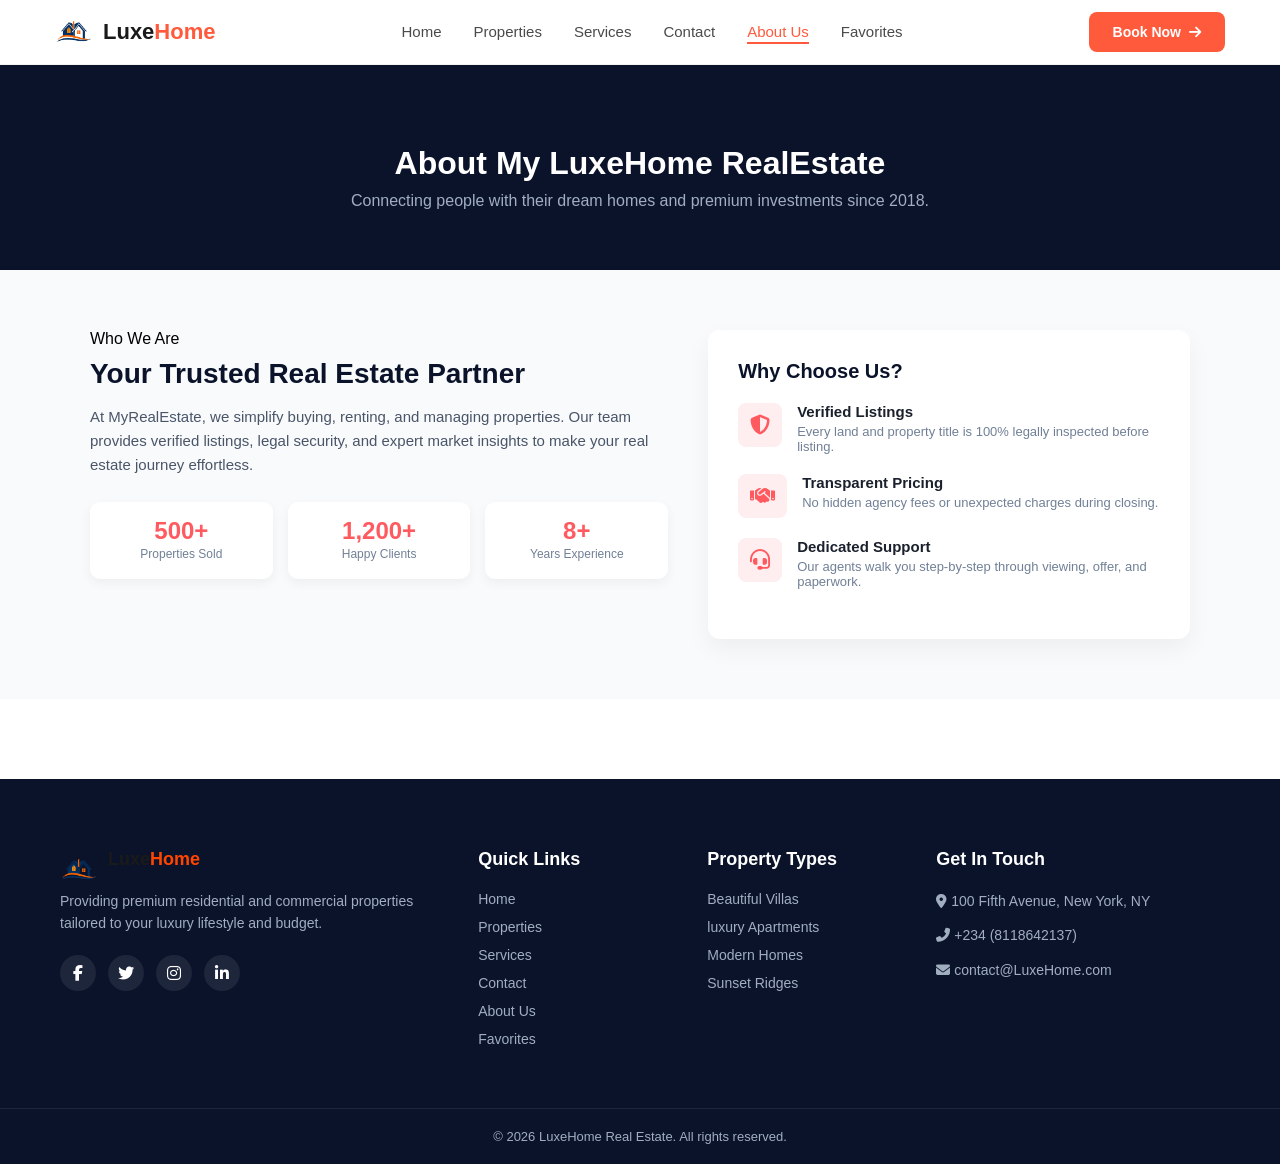
<file: about.html>
<!DOCTYPE html>
<html lang="en">
<head>
    <meta charset="UTF-8">
    <meta name="viewport" content="width=device-width, initial-scale=1.0">
    <title>LuxeHome About</title>
    <link rel="stylesheet" href="css/style.css">
  <link rel="stylesheet" href="css/responsive.css">
  <!-- FontAwesome Icons -->
  <link rel="stylesheet" href="https://cdnjs.cloudflare.com/ajax/libs/font-awesome/6.4.0/css/all.min.css">
</head>
<body>
    <!-- HEADER NAVBAR -->
<header class="site-header">
  <div class="header-container">
    
    <!-- Brand Logo -->
    <a href="index.html" class="logo">
      <img src="image/my_logo-removebg-preview.png" alt="LuxeHome Logo">
      <h1>Luxe<span>Home</span></h1>
    </a>

    <!-- Navigation Menu -->
    <nav class="navbar">
      <ul class="nav-menu">
        <li><a href="index.html" class="nav-link">Home</a></li>
        <li><a href="properties.html" class="nav-link">Properties</a></li>
        <li><a href="services.html" class="nav-link">Services</a></li>
        <li><a href="contact.html" class="nav-link">Contact</a></li>
        <li><a href="about.html" class="nav-link active">About Us</a></li>
        <li><a href="favorites.html" class="nav-link">Favorites</a></li>
      </ul>
    </nav>

    <!-- Header Action Button -->
    <div class="header-action">
      <a href="contact.html" class="btn-book">
        Book Now <i class="fas fa-arrow-right"></i>
      </a>
    </div>

    <!-- Mobile Hamburger Button -->
    <button type="button" class="hamburger" aria-label="Toggle Navigation Menu">
      <span class="bar"></span>
      <span class="bar"></span>
      <span class="bar"></span>
    </button>

  </div>
</header>

<!-- ABOUT HERO -->
  <section class="contact-hero">
    <h1>About My LuxeHome RealEstate</h1>
    <p>Connecting people with their dream homes and premium investments since 2018.</p>
  </section>

  <!-- STORY & STATS SECTION -->
  <section class="about-section">
    <div class="about-container">
      
      <div class="about-text">
        <span class="popup-badge">Who We Are</span>
        <h2>Your Trusted Real Estate Partner</h2>
        <p>At MyRealEstate, we simplify buying, renting, and managing properties. Our team provides verified listings, legal security, and expert market insights to make your real estate journey effortless.</p>
        
        <!-- Stats Grid -->
        <div class="about-stats">
          <div class="stat-card">
            <h3>500+</h3>
            <p>Properties Sold</p>
          </div>
          <div class="stat-card">
            <h3>1,200+</h3>
            <p>Happy Clients</p>
          </div>
          <div class="stat-card">
            <h3>8+</h3>
            <p>Years Experience</p>
          </div>
        </div>
      </div>

      <!-- Core Values -->
      <div class="about-values">
        <h3>Why Choose Us?</h3>
        
        <div class="value-item">
          <i class="fas fa-shield-alt"></i>
          <div>
            <strong>Verified Listings</strong>
            <p>Every land and property title is 100% legally inspected before listing.</p>
          </div>
        </div>

        <div class="value-item">
          <i class="fas fa-handshake"></i>
          <div>
            <strong>Transparent Pricing</strong>
            <p>No hidden agency fees or unexpected charges during closing.</p>
          </div>
        </div>

        <div class="value-item">
          <i class="fas fa-headset"></i>
          <div>
            <strong>Dedicated Support</strong>
            <p>Our agents walk you step-by-step through viewing, offer, and paperwork.</p>
          </div>
        </div>
      </div>

    </div>
  </section>






<!-- FOOTER SECTION -->
<footer class="site-footer">
  <div class="footer-container">
    
    <!-- Column 1: Brand & Bio -->
    <div class="footer-col">
      <a href="index.html" class="logo">
        <img src="image/my_logo-removebg-preview.png" alt="HomeUnik Logo">
        <h1>Luxe<span>Home</span></h1>
      </a>
      <p>Providing premium residential and commercial properties tailored to your luxury lifestyle and budget.</p>
      <div class="social-links">
        <a href="#"><i class="fab fa-facebook-f"></i></a>
        <a href="#"><i class="fab fa-twitter"></i></a>
        <a href="#"><i class="fab fa-instagram"></i></a>
        <a href="#"><i class="fab fa-linkedin-in"></i></a>
      </div>
    </div>

    <!-- Column 2: Quick Links -->
    <div class="footer-col">
      <h3>Quick Links</h3>
      <ul>
        <li><a href="index.html">Home</a></li>
        <li><a href="properties.html">Properties</a></li>
        <li><a href="services.html">Services</a></li>
        <li><a href="contact.html">Contact</a></li>
        <li><a href="about.html">About Us</a></li>
        <li><a href="favorites.html">Favorites</a></li>
      </ul>
    </div>

    <!-- Column 3: Property Types -->
    <div class="footer-col">
      <h3>Property Types</h3>
      <ul>
        <li><a href="properties.html">Beautiful Villas</a></li>
        <li><a href="properties.html">luxury Apartments</a></li>
        <li><a href="properties.html">Modern Homes</a></li>
        <li><a href="properties.html">Sunset Ridges</a></li>
      </ul>
    </div>

    <!-- Column 4: Contact Info -->
    <div class="footer-col">
      <h3>Get In Touch</h3>
      <p><i class="fas fa-map-marker-alt"></i> 100 Fifth Avenue, New York, NY</p>
      <p><i class="fas fa-phone-alt"></i> +234 (8118642137) </p>
      <p><i class="fas fa-envelope"></i> contact@LuxeHome.com</p>
    </div>

  </div>

  <div class="footer-bottom">
    <p>&copy; 2026 LuxeHome Real Estate. All rights reserved.</p>
  </div>
</footer>


  <script src="js/app.js"></script>

    
</body>
</html>
</file>
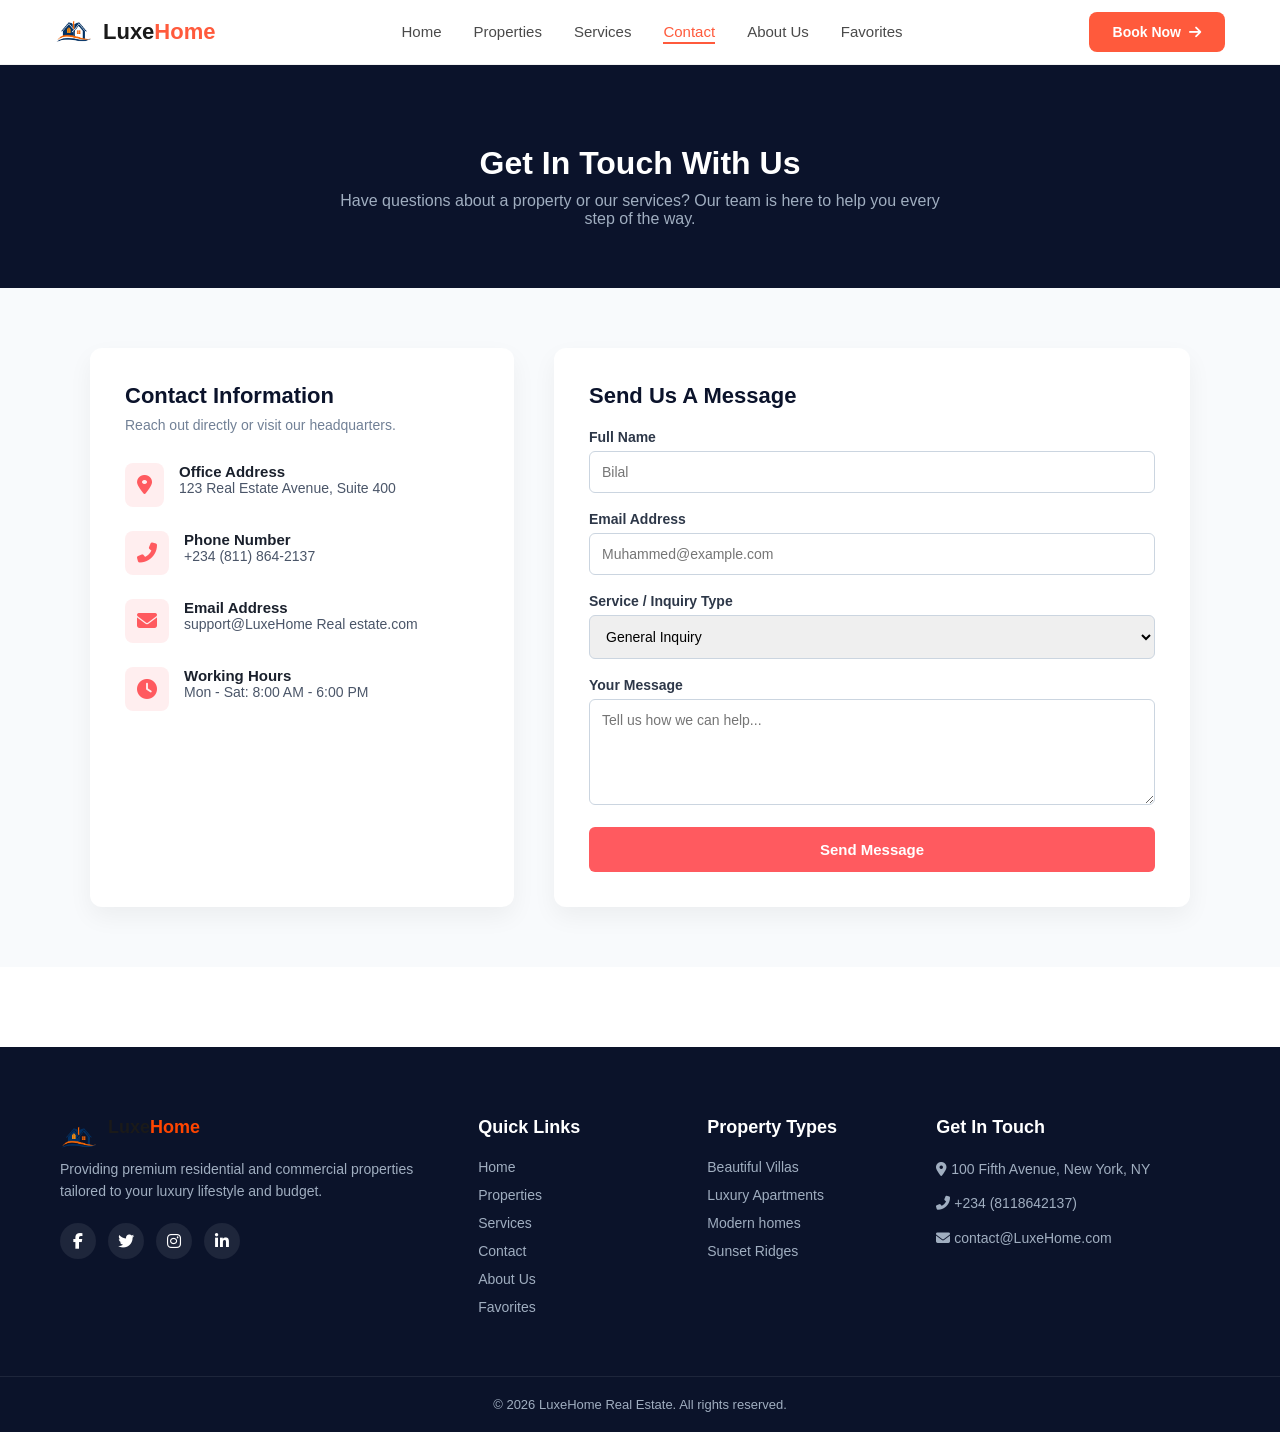
<file: contact.html>
<!DOCTYPE html>
<html lang="en">
<head>
  <meta charset="UTF-8">
  <meta name="viewport" content="width=device-width, initial-scale=1.0">
  <title>LuxeHome Contact</title>
  <link rel="stylesheet" href="css/style.css">
  <link rel="stylesheet" href="css/responsive.css">
  <!-- FontAwesome Icons -->
  <link rel="stylesheet" href="https://cdnjs.cloudflare.com/ajax/libs/font-awesome/6.4.0/css/all.min.css">
</head>
<body>

  <!-- HEADER NAVBAR -->
<header class="site-header">
  <div class="header-container">
    
    <!-- Brand Logo -->
    <a href="index.html" class="logo">
      <img src="image/my_logo-removebg-preview.png" alt="LuxeHome Logo">
      <h1>Luxe<span>Home</span></h1>
    </a>

    <!-- Navigation Menu -->
    <nav class="navbar">
      <ul class="nav-menu">
        <li><a href="index.html" class="nav-link">Home</a></li>
        <li><a href="properties.html" class="nav-link">Properties</a></li>
        <li><a href="services.html" class="nav-link">Services</a></li>
        <li><a href="contact.html" class="nav-link active">Contact</a></li>
        <li><a href="about.html" class="nav-link">About Us</a></li>
        <li><a href="favorites.html" class="nav-link">Favorites</a></li>
      </ul>
    </nav>

    <!-- Header Action Button -->
    <div class="header-action">
      <a href="contact.html" class="btn-book">
        Book Now <i class="fas fa-arrow-right"></i>
      </a>
    </div>

    <!-- Mobile Hamburger Button -->
    <button type="button" class="hamburger" aria-label="Toggle Navigation Menu">
      <span class="bar"></span>
      <span class="bar"></span>
      <span class="bar"></span>
    </button>

  </div>
</header>
  <!-- CONTACT HERO BANNER -->
  <section class="contact-hero">
    <h1>Get In Touch With Us</h1>
    <p>Have questions about a property or our services? Our team is here to help you every step of the way.</p>
  </section>

  <!-- MAIN CONTACT SECTION -->
  <section class="contact-section">
    <div class="contact-container">
      
      <!-- Left: Contact Details Card -->
      <div class="contact-info">
        <h3>Contact Information</h3>
        <p>Reach out directly or visit our headquarters.</p>
        
        <div class="info-item">
          <i class="fas fa-map-marker-alt"></i>
          <div>
            <strong>Office Address</strong>
            <p>123 Real Estate Avenue, Suite 400</p>
          </div>
        </div>

        <div class="info-item">
          <i class="fas fa-phone-alt"></i>
          <div>
            <strong>Phone Number</strong>
            <p>+234 (811) 864-2137</p>
          </div>
        </div>

        <div class="info-item">
          <i class="fas fa-envelope"></i>
          <div>
            <strong>Email Address</strong>
            <p>support@LuxeHome Real estate.com</p>
          </div>
        </div>

        <div class="info-item">
          <i class="fas fa-clock"></i>
          <div>
            <strong>Working Hours</strong>
            <p>Mon - Sat: 8:00 AM - 6:00 PM</p>
          </div>
        </div>
      </div>

      <!-- Right: Contact Form -->
<div class="contact-form-wrapper">
  <h3>Send Us A Message</h3>
  <form id="contactForm" class="contact-form" action="https://formspree.io/f/xyezdvrp" method="POST" novalidate>
    <div class="form-group">
      <label for="fullName">Full Name</label>
      <input type="text" id="fullName" name="fullName" placeholder="Bilal" required>
      <small class="error-msg" id="nameError"></small>
    </div>

    <div class="form-group">
      <label for="email">Email Address</label>
      <input type="email" id="email" name="email" placeholder="Muhammed@example.com" required>
      <small class="error-msg" id="emailError"></small>
    </div>

    <div class="form-group">
      <label for="subject">Service / Inquiry Type</label>
      <select id="subject" name="subject">
        <option value="general">General Inquiry</option>
        <option value="sales">Property Sales</option>
        <option value="rentals">Property Rentals</option>
        <option value="management">Property Management</option>
      </select>
    </div>

    <div class="form-group">
      <label for="message">Your Message</label>
      <textarea id="message" name="message" rows="5" placeholder="Tell us how we can help..." required></textarea>
      <small class="error-msg" id="messageError"></small>
    </div>

    <button type="submit" class="btn-submit">Send Message</button>
  </form>
</div>
<!-- Toast Notification Container -->
<div id="toast" class="toast">Message sent successfully!</div>
  </section>

<!-- FOOTER SECTION -->
<footer class="site-footer">
  <div class="footer-container">
    
    <!-- Column 1: Brand & Bio -->
    <div class="footer-col">
      <a href="index.html" class="logo">
        <img src="image/my_logo-removebg-preview.png" alt="HomeUnik Logo">
        <h1>Luxe<span>Home</span></h1>
      </a>
      <p>Providing premium residential and commercial properties tailored to your luxury lifestyle and budget.</p>
      <div class="social-links">
        <a href="#"><i class="fab fa-facebook-f"></i></a>
        <a href="#"><i class="fab fa-twitter"></i></a>
        <a href="#"><i class="fab fa-instagram"></i></a>
        <a href="#"><i class="fab fa-linkedin-in"></i></a>
      </div>
    </div>

    <!-- Column 2: Quick Links -->
    <div class="footer-col">
      <h3>Quick Links</h3>
      <ul>
        <li><a href="index.html">Home</a></li>
        <li><a href="properties.html">Properties</a></li>
        <li><a href="services.html">Services</a></li>
        <li><a href="contact.html">Contact</a></li>
        <li><a href="about.html">About Us</a></li>
        <li><a href="favorites.html">Favorites</a></li>
      </ul>
    </div>

    <!-- Column 3: Property Types -->
    <div class="footer-col">
      <h3>Property Types</h3>
      <ul>
        <li><a href="properties.html">Beautiful Villas</a></li>
        <li><a href="properties.html">Luxury Apartments</a></li>
        <li><a href="properties.html">Modern homes</a></li>
        <li><a href="properties.html">Sunset Ridges</a></li>
      </ul>
    </div>

    <!-- Column 4: Contact Info -->
    <div class="footer-col">
      <h3>Get In Touch</h3>
      <p><i class="fas fa-map-marker-alt"></i> 100 Fifth Avenue, New York, NY</p>
      <p><i class="fas fa-phone-alt"></i> +234 (8118642137) </p>
      <p><i class="fas fa-envelope"></i> contact@LuxeHome.com</p>
    </div>

  </div>

  <div class="footer-bottom">
    <p>&copy; 2026 LuxeHome Real Estate. All rights reserved.</p>
  </div>
</footer>


  <script src="js/app.js"></script>
</body>
</html>
</file>
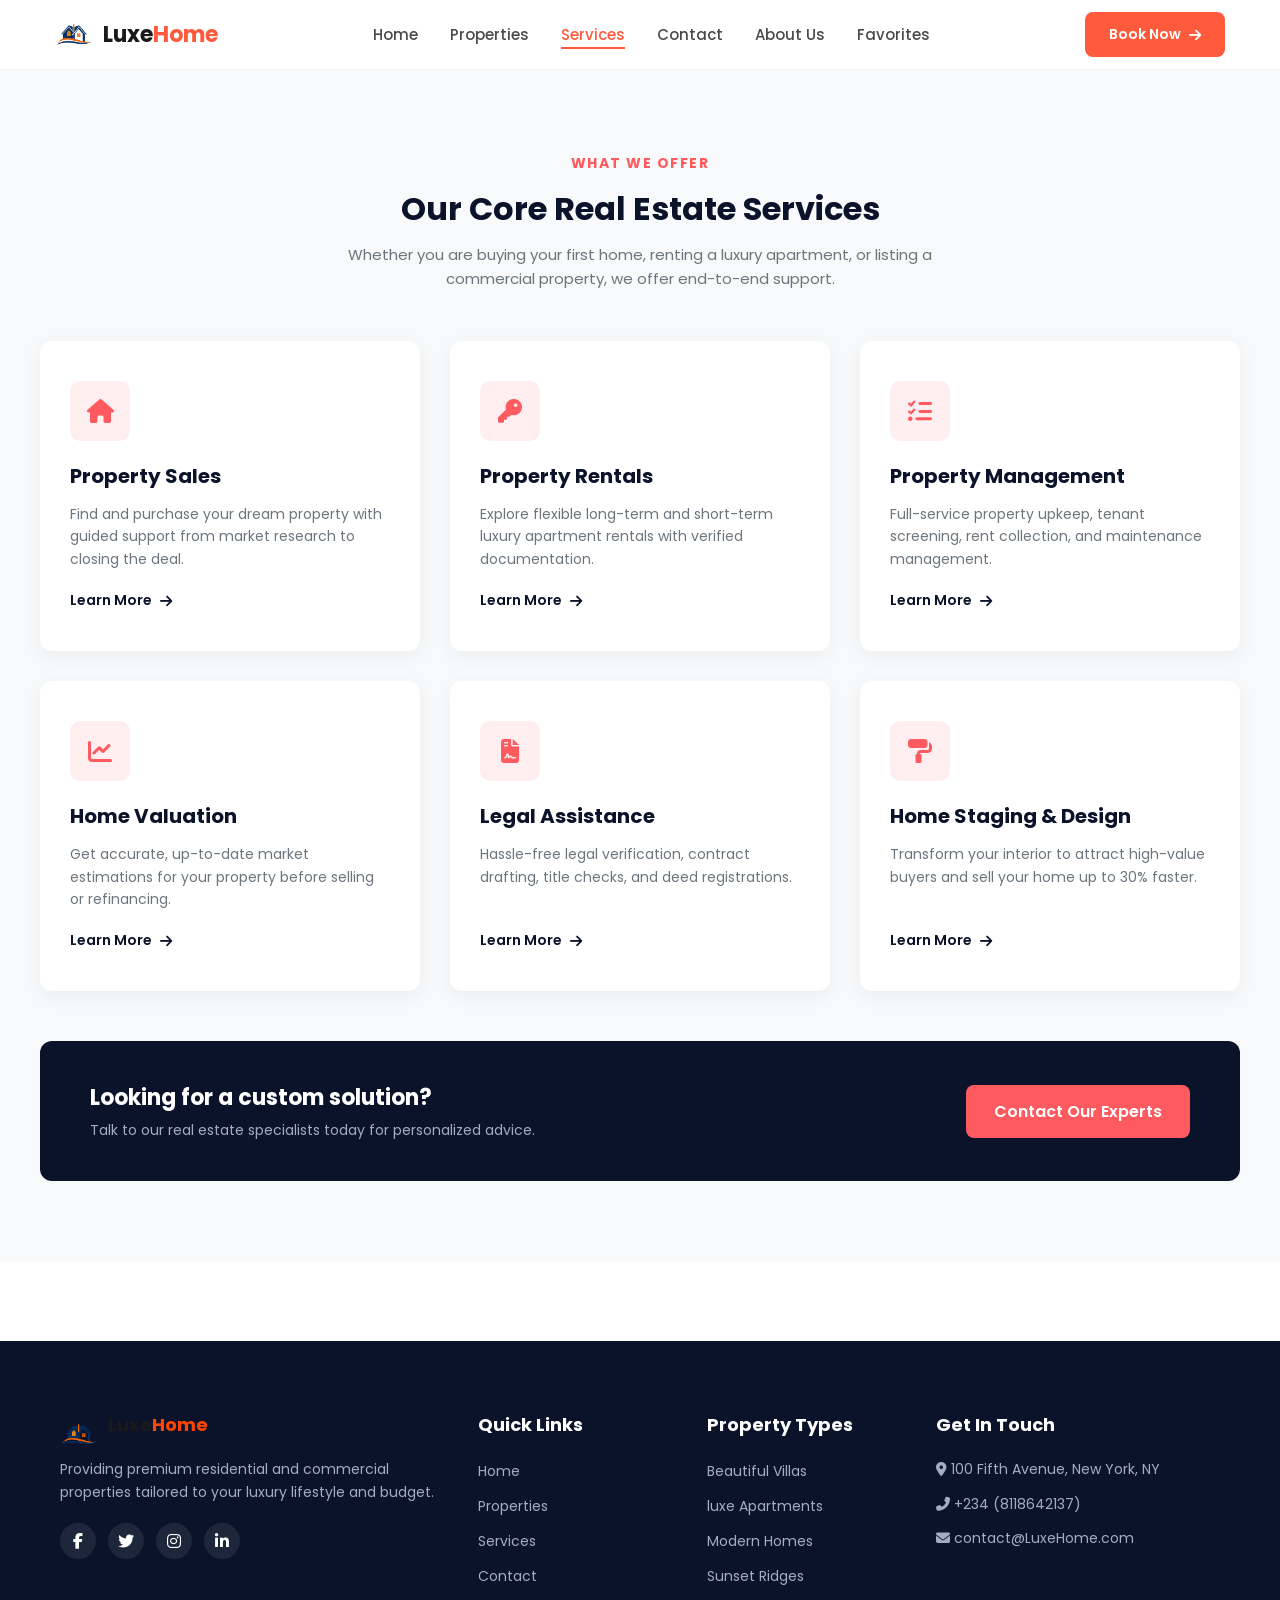
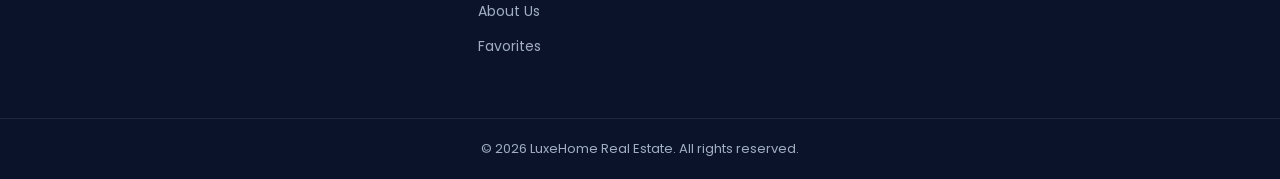
<file: services.html>
<!DOCTYPE html>
<html lang="en">
<head>
    <meta charset="UTF-8">
    <meta name="viewport" content="width=device-width, initial-scale=1.0">
    <title>services| LuxeHome</title>
    <link href="https://fonts.googleapis.com/css2?family=Poppins:wght@400;500;600;700;800&display=swap" rel="stylesheet">
  <link rel="stylesheet" href="https://cdnjs.cloudflare.com/ajax/libs/font-awesome/6.4.0/css/all.min.css">
    <link rel="stylesheet" href="css/style.css">
    <link rel="stylesheet" href="css/responsive.css">
</head>
<body>
  <!-- HEADER NAVBAR -->
<header class="site-header">
  <div class="header-container">
    
    <!-- Brand Logo -->
    <a href="index.html" class="logo">
      <img src="image/my_logo-removebg-preview.png" alt="LuxeHome Logo">
      <h1>Luxe<span>Home</span></h1>
    </a>

    <!-- Navigation Menu -->
    <nav class="navbar">
      <ul class="nav-menu">
        <li><a href="index.html" class="nav-link">Home</a></li>
        <li><a href="properties.html" class="nav-link">Properties</a></li>
        <li><a href="services.html" class="nav-link active">Services</a></li>
        <li><a href="contact.html" class="nav-link">Contact</a></li>
        <li><a href="about.html" class="nav-link">About Us</a></li>
        <li><a href="favorites.html" class="nav-link">Favorites</a></li>
      </ul>
    </nav>

    <!-- Header Action Button  -->
    <div class="header-action">
      <a href="contact.html" class="btn-book">
        Book Now <i class="fas fa-arrow-right"></i>
      </a>
    </div>

    <!-- Mobile Hamburger Button -->
    <button type="button" class="hamburger" aria-label="Toggle Navigation Menu">
      <span class="bar"></span>
      <span class="bar"></span>
      <span class="bar"></span>
    </button>

  </div>
</header>

  <!-- SERVICES SECTION -->
<section class="services-section">
  <div class="services-container">
    
    <!-- Section Header -->
    <div class="section-header">
      <span class="sub-title">WHAT WE OFFER</span>
      <h2>Our Core Real Estate Services</h2>
      <p>Whether you are buying your first home, renting a luxury apartment, or listing a commercial property, we offer end-to-end support.</p>
    </div>

    <!-- Services Grid (6 Cards) -->
    <div class="services-grid">
      
      <!-- Card 1 -->
      <div class="service-card">
        <div class="service-icon">
          <i class="fas fa-home"></i>
        </div>
        <h3>Property Sales</h3>
        <p>Find and purchase your dream property with guided support from market research to closing the deal.</p>
        <a href="contact.html" class="service-link">Learn More <i class="fas fa-arrow-right"></i></a>
      </div>

      <!-- Card 2 -->
      <div class="service-card">
        <div class="service-icon">
          <i class="fas fa-key"></i>
        </div>
        <h3>Property Rentals</h3>
        <p>Explore flexible long-term and short-term luxury apartment rentals with verified documentation.</p>
        <a href="contact.html" class="service-link">Learn More <i class="fas fa-arrow-right"></i></a>
      </div>

      <!-- Card 3 -->
      <div class="service-card">
        <div class="service-icon">
          <i class="fas fa-tasks"></i>
        </div>
        <h3>Property Management</h3>
        <p>Full-service property upkeep, tenant screening, rent collection, and maintenance management.</p>
        <a href="contact.html" class="service-link">Learn More <i class="fas fa-arrow-right"></i></a>
      </div>

      <!-- Card 4 -->
      <div class="service-card">
        <div class="service-icon">
          <i class="fas fa-chart-line"></i>
        </div>
        <h3>Home Valuation</h3>
        <p>Get accurate, up-to-date market estimations for your property before selling or refinancing.</p>
        <a href="contact.html" class="service-link">Learn More <i class="fas fa-arrow-right"></i></a>
      </div>

      <!-- Card 5 -->
      <div class="service-card">
        <div class="service-icon">
          <i class="fas fa-file-contract"></i>
        </div>
        <h3>Legal Assistance</h3>
        <p>Hassle-free legal verification, contract drafting, title checks, and deed registrations.</p>
        <a href="contact.html" class="service-link">Learn More <i class="fas fa-arrow-right"></i></a>
      </div>

      <!-- Card 6 -->
      <div class="service-card">
        <div class="service-icon">
          <i class="fas fa-paint-roller"></i>
        </div>
        <h3>Home Staging & Design</h3>
        <p>Transform your interior to attract high-value buyers and sell your home up to 30% faster.</p>
        <a href="contact.html" class="service-link">Learn More <i class="fas fa-arrow-right"></i></a>
      </div>

    </div>

    <!-- Bottom CTA Banner -->
    <div class="services-cta">
      <div class="cta-content">
        <h3>Looking for a custom solution?</h3>
        <p>Talk to our real estate specialists today for personalized advice.</p>
      </div>
      <a href="contact.html" class="btn-cta">Contact Our Experts</a>
    </div>

  </div>
</section>

<!-- FOOTER SECTION -->
<footer class="site-footer">
  <div class="footer-container">
    
    <!-- Column 1: Brand & Bio -->
    <div class="footer-col">
      <a href="index.html" class="logo">
        <img src="image/my_logo-removebg-preview.png" alt="HomeUnik Logo">
        <h1>Luxe<span>Home</span></h1>
      </a>
      <p>Providing premium residential and commercial properties tailored to your luxury lifestyle and budget.</p>
      <div class="social-links">
        <a href="#"><i class="fab fa-facebook-f"></i></a>
        <a href="#"><i class="fab fa-twitter"></i></a>
        <a href="#"><i class="fab fa-instagram"></i></a>
        <a href="#"><i class="fab fa-linkedin-in"></i></a>
      </div>
    </div>

    <!-- Column 2: Quick Links -->
    <div class="footer-col">
      <h3>Quick Links</h3>
      <ul>
        <li><a href="index.html">Home</a></li>
        <li><a href="properties.html">Properties</a></li>
        <li><a href="services.html">Services</a></li>
        <li><a href="contact.html">Contact</a></li>
        <li><a href="about.html">About Us</a></li>
        <li><a href="favorites.html">Favorites</a></li>
      </ul>
    </div>

    <!-- Column 3: Property Types -->
    <div class="footer-col">
      <h3>Property Types</h3>
      <ul>
        <li><a href="properties.html">Beautiful Villas</a></li>
        <li><a href="properties.html">luxe Apartments</a></li>
        <li><a href="properties.html">Modern Homes</a></li>
        <li><a href="properties.html">Sunset Ridges</a></li>
      </ul>
    </div>

    <!-- Column 4: Contact Info -->
    <div class="footer-col">
      <h3>Get In Touch</h3>
      <p><i class="fas fa-map-marker-alt"></i> 100 Fifth Avenue, New York, NY</p>
      <p><i class="fas fa-phone-alt"></i> +234 (8118642137) </p>
      <p><i class="fas fa-envelope"></i> contact@LuxeHome.com</p>
    </div>

  </div>

  <div class="footer-bottom">
    <p>&copy; 2026 LuxeHome Real Estate. All rights reserved.</p>
  </div>
</footer>

  <script src="js/app.js"></script>
</body>
</html>
</file>
<file: css/style.css>
*{
    margin: 0;
    padding: 0;
}
body {
    font-family: "Poppins", sans-serif;
    background: var(--bg);
}
/* ================= HEADER STYLES ================= */
.site-header {
  position: absolute;
  top: 0;
  left: 0;
  width: 100%;
  z-index: 1000;
  background-color: #ffffff;
  border-bottom: 1px solid rgba(0, 0, 0, 0.05);
}

.header-container {
  max-width: 1200px;
  margin: 0 auto;
  padding: 15px 20px;
  display: flex;
  align-items: center;
  justify-content: space-between;
}

/* Logo */
.logo {
  display: flex;
  align-items: center;
  gap: 10px;
  text-decoration: none;
}

.logo img {
  height: 38px;
  width: auto;
  object-fit: contain;
}

.logo h1 {
  font-size: 22px;
  font-weight: 700;
  color: #1a1a1a;
  margin: 0;
}

.logo h1 span {
  color: #ff5a3c; /* Primary Accent Color */
}

/* Navigation Menu */
.nav-menu {
  display: flex;
  align-items: center;
  list-style: none;
  gap: 32px;
  margin: 0;
  padding: 0;
}

.nav-link {
  text-decoration: none;
  font-size: 15px;
  font-weight: 500;
  color: #4a4a4a;
  transition: color 0.3s ease;
  position: relative;
}

.nav-link:hover,
.nav-link.active {
  color: #ff5a3c;
}

/* Hover active line animation under text */
.nav-link::after {
  content: '';
  position: absolute;
  bottom: -4px;
  left: 0;
  width: 0%;
  height: 2px;
  background-color: #ff5a3c;
  transition: width 0.3s ease;
}

.nav-link:hover::after,
.nav-link.active::after {
  width: 100%;
}

/* Header Button */
.btn-book {
  display: inline-flex;
  align-items: center;
  gap: 8px;
  background-color: #ff5a3c;
  color: #ffffff;
  padding: 12px 24px;
  border-radius: 8px;
  text-decoration: none;
  font-size: 14px;
  font-weight: 600;
  transition: all 0.3s ease;
}

.btn-book:hover {
  background-color: #e0482b;
  transform: translateY(-2px);
  box-shadow: 0 4px 12px rgba(255, 90, 60, 0.3);
}

/* Hide Hamburger Menu on Desktop */
.hamburger {
  display: none;
  cursor: pointer;
}

.bar {
  display: block;
  width: 25px;
  height: 3px;
  margin: 5px auto;
  transition: all 0.3s ease-in-out;
  background-color: #1a1a1a;
  border-radius: 2px;
}


/* ================= HERO SECTION ================= */
.hero-section {
  position: relative;
  min-height: 70vh;
  background-image: linear-gradient(
    rgba(0, 0, 0, 0.10), 
  rgba(0, 0, 0, 0.10)
  ), 
  url('../image/file_00000000a8ac8210a32f115a72917f30.png');
  padding-top: 70px;
  padding-bottom: 100px;
  background-repeat: no-repeat;
  background-position: center center;
  background-size: cover;
}

.hero-container {
  max-width: 1200px;
  margin: 0 auto;
  padding: 0 20px;
}

.hero-content {
  max-width: 550px;
}

.badge {
  display: inline-flex;
  align-items: center;
  gap: 6px;
  background-color: #fff3f0;
  color: #ff5a3c;
  padding: 6px 14px;
  border-radius: 20px;
  font-size: 13px;
  font-weight: 600;
  margin-bottom: 20px;
}

.hero-content h1 {
  font-size: 48px;
  font-weight: 800;
  color: white;
  line-height: 1.25;
  margin-bottom: 16px;
  margin-top: 100px;
}

.hero-content h1 span {
  color: #ff5a3c;
}

.hero-content p {
  font-size: 16px;
  color: white;
  margin-bottom: 30px;
  line-height: 1.6;
}

.hero-buttons {
  display: flex;
  align-items: center;
  gap: 20px;
}

.btn-primary {
  display: inline-flex;
  align-items: center;
  gap: 10px;
  background-color: #ff5a3c;
  color: #ffffff;
  padding: 14px 28px;
  border-radius: 8px;
  font-size: 15px;
  font-weight: 600;
  text-decoration: none;
  transition: all 0.3s ease;
}

.btn-primary:hover {
  background-color: #e0482b;
  transform: translateY(-2px);
}

.btn-watch {
  display: inline-flex;
  align-items: center;
  gap: 10px;
  text-decoration: none;
  font-size: 15px;
  font-weight: 600;
  color: #0b132a;
}

/* Video Modal Player */
.video-modal-content {
  position: relative;
  width: 90%;
  max-width: 800px;
  background: #000;
  border-radius: 12px;
  overflow: hidden;
  box-shadow: 0 20px 30px rgba(0, 0, 0, 0.5);
}

.video-container {
  position: relative;
  padding-bottom: 56.25%; /* 16:9 Aspect Ratio */
  height: 0;
}

.video-container iframe {
  position: absolute;
  top: 0;
  left: 0;
  width: 100%;
  height: 100%;
}

.video-modal-content .modal-close {
  color: #ffffff;
  z-index: 20;
}

/* Search Bar Wrapper */
.hero-search-wrapper {
  max-width: 1100px;
  margin: 50px auto 0 auto;
  padding: 0 20px;
}

.search-filter-bar {
  background: #ffffff;
  border-radius: 16px;
  padding: 15px 25px;
  display: flex;
  align-items: center;
  justify-content: space-between;
  gap: 15px;
  box-shadow: 0 15px 35px rgba(0, 0, 0, 0.06);
}

.filter-box {
  display: flex;
  align-items: center;
  gap: 12px;
  flex: 1;
  border-right: 1px solid #eeeeee;
  padding-right: 15px;
}

.filter-box:last-of-type {
  border-right: none;
}

.filter-icon {
  color: #ff5a3c;
  font-size: 18px;
}

.filter-info {
  display: flex;
  flex-direction: column;
}

.filter-info label {
  font-size: 12px;
  color: #888888;
  font-weight: 500;
}

.filter-info select {
  border: none;
  outline: none;
  font-weight: 600;
  color: #1a1a1a;
  background: transparent;
  cursor: pointer;
  padding-top: 2px;
}

.btn-search {
  background-color: #0b132a;
  color: #ffffff;
  border: none;
  padding: 14px 24px;
  border-radius: 10px;
  font-weight: 600;
  cursor: pointer;
  display: flex;
  align-items: center;
  gap: 8px;
  white-space: nowrap;
  transition: background 0.3s ease;
}

.btn-search:hover {
  background-color: #ff5a3c;
}

/* ================= WHY CHOOSE US ================= */
.why-us-section {
  padding: 80px 20px;
}

.section-container {
  max-width: 1200px;
  margin: 0 auto;
}

.section-title {
  text-align: center;
  max-width: 600px;
  margin: 0 auto 50px auto;
}

.sub-title {
  color: #ff5a3c;
  font-size: 13px;
  font-weight: 700;
  letter-spacing: 1px;
}

.section-title h2 {
  font-size: 32px;
  color: #0b132a;
  margin: 10px 0;
  font-weight: 700;
}

.section-title h2 span {
  color: #ff5a3c;
}

.section-title p {
  color: #5e6278;
  font-size: 15px;
}

.features-grid {
  display: grid;
  grid-template-columns: repeat(4, 1fr);
  gap: 25px;
  width: 100%;
  box-sizing: border-box;
}

.feature-card {
  background: #ffffff;
  padding: 30px 25px;
  border-radius: 16px;
  box-shadow: 0 10px 25px rgba(0, 0, 0, 0.04);
  transition: transform 0.9s ease, box-shadow 0.3s ease;
}

.feature-card:hover {
  transform: translateY(-5px);
  box-shadow: 0 15px 35px rgba(0, 0, 0, 0.08);
  background-color: rgb(237, 208, 197);
}

.card-icon {
  width: 50px;
  height: 50px;
  background-color: #fff3f0;
  color: #ff5a3c;
  border-radius: 12px;
  display: flex;
  align-items: center;
  justify-content: center;
  font-size: 20px;
  margin-bottom: 20px;
}

.feature-card h3 {
  font-size: 18px;
  color: #0b132a;
  margin-bottom: 10px;
}

.feature-card p {
  font-size: 14px;
  color: #7e8299;
  line-height: 1.5;
  margin-bottom: 20px;
}

.card-line {
  width: 35px;
  height: 3px;
  background-color: #ff5a3c;
  border-radius: 2px;
}

/* ================= FOOTER STYLES ================= */
.site-footer {
  background-color: #0b132a;
  color: #a0aec0;
  padding-top: 70px;
  margin-top: 80px;
}

.footer-container {
  max-width: 1200px;
  margin: 0 auto;
  padding: 0 20px;
  display: grid;
  grid-template-columns: 2fr 1fr 1fr 1.5fr;
  gap: 40px;
  padding-bottom: 50px;
}

.footer-col h3 {
  color: #ffffff;
  font-size: 18px;
  margin-bottom: 20px;
}
.footer-col h1 {
  font-size: 18px;
  margin-bottom: 20px;
  color:  #1a1a1a;
  
  span{
    color: orangered;
  }
}

.footer-col p {
  font-size: 14px;
  line-height: 1.6;
  margin-bottom: 12px;
}

.footer-col ul {
  list-style: none;
  padding: 0;
}

.footer-col ul li {
  margin-bottom: 10px;
}

.footer-col ul li a {
  color: #a0aec0;
  text-decoration: none;
  font-size: 14px;
  transition: color 0.3s;
}

.footer-col ul li a:hover {
  color: #ff5a3c;
}

.social-links {
  display: flex;
  gap: 12px;
  margin-top: 20px;
}

.social-links a {
  width: 36px;
  height: 36px;
  background: rgba(255, 255, 255, 0.08);
  color: #ffffff;
  border-radius: 50%;
  display: flex;
  align-items: center;
  justify-content: center;
  text-decoration: none;
  transition: background 0.3s;
}

.social-links a:hover {
  background: #ff5a3c;
}

.footer-bottom {
  border-top: 1px solid rgba(255, 255, 255, 0.08);
  text-align: center;
  padding: 20px;
  font-size: 13px;
}

/* Sticky Header Shadow Class */
.site-header.header-scrolled {
  box-shadow: 0 4px 20px rgba(0, 0, 0, 0.08);
  position: fixed;
  background: #ffffff;
}

/* Mobile Hamburger Active State (Turns 3 lines into an X) */
.hamburger.active .bar:nth-child(2) {
  opacity: 0;
}

.hamburger.active .bar:nth-child(1) {
  transform: translateY(8px) rotate(45deg);
}

.hamburger.active .bar:nth-child(3) {
  transform: translateY(-8px) rotate(-45deg);
}

/* Mobile Navbar Slide-In */
@media (max-width: 768px) {
  .navbar {
    position: fixed;
    left: -100%;
    top: 70px;
    width: 100%;
    background: #ffffff;
    box-shadow: 0 10px 20px rgba(0, 0, 0, 0.1);
    transition: 0.3s ease;
    padding: 20px 0;
  }

  .navbar.active {
    left: 0;
  }

  .nav-menu {
    flex-direction: column;
    gap: 20px;
  }
}

/* ==========================================
   SERVICES SECTION STYLES
   ========================================== */
.services-section {
  padding: 80px 20px;
  background-color: #f8f9fa;
}

.services-container {
  max-width: 1200px;
  margin: 0 auto;
}

/* Header */
.section-header {
  text-align: center;
  max-width: 600px;
  margin: 0 auto 50px auto;
}

.section-header .sub-title {
  color: #ff5a5f;
  font-weight: 700;
  font-size: 14px;
  letter-spacing: 1.5px;
  text-transform: uppercase;
}

.section-header h2 {
  font-size: 32px;
  color: #0b132b;
  margin: 10px 0;
}

.section-header p {
  color: #6c757d;
  font-size: 15px;
  line-height: 1.6;
}

/* Grid Layout */
.services-grid {
  display: grid;
  grid-template-columns: repeat(auto-fit, minmax(320px, 1fr));
  gap: 30px;
  margin-bottom: 50px;
}

/* Cards */
.service-card {
  background: #ffffff;
  padding: 40px 30px;
  border-radius: 12px;
  box-shadow: 0 5px 20px rgba(0, 0, 0, 0.05);
  transition: transform 0.3s ease, box-shadow 0.3s ease;
  display: flex;
  flex-direction: column;
}

.service-card:hover {
  transform: translateY(-8px);
  box-shadow: 0 15px 30px rgba(0, 0, 0, 0.1);
}

.service-icon {
  width: 60px;
  height: 60px;
  background-color: rgba(255, 90, 95, 0.1);
  color: #ff5a5f;
  border-radius: 10px;
  display: flex;
  align-items: center;
  justify-content: center;
  font-size: 24px;
  margin-bottom: 20px;
}

.service-card h3 {
  font-size: 20px;
  color: #0b132b;
  margin-bottom: 12px;
}

.service-card p {
  color: #6c757d;
  font-size: 14px;
  line-height: 1.6;
  margin-bottom: 20px;
  flex-grow: 1;
}

.service-link {
  color: #0b132b;
  font-weight: 600;
  font-size: 14px;
  text-decoration: none;
  display: inline-flex;
  align-items: center;
  gap: 8px;
  transition: color 0.7s ease;
  animation: e;
  
}

.service-card:hover .service-link {
  color: #ff5a5f;
}

/* CTA Banner */
.services-cta {
  background-color: #0b132b;
  color: #ffffff;
  padding: 40px 50px;
  border-radius: 12px;
  display: flex;
  align-items: center;
  justify-content: space-between;
  flex-wrap: wrap;
  gap: 20px;
}

.cta-content h3 {
  font-size: 22px;
  margin-bottom: 6px;
}

.cta-content p {
  color: #a0aec0;
  font-size: 14px;
}

.btn-cta {
  background-color: #ff5a5f;
  color: #ffffff;
  padding: 14px 28px;
  border-radius: 8px;
  text-decoration: none;
  font-weight: 600;
  transition: background-color 0.3s ease;
}

.btn-cta:hover {
  background-color: #e0484d;
}

/* Responsive */
@media (max-width: 768px) {
  .services-cta {
    text-align: center;
    justify-content: center;
    flex-direction: column;
  }
}

/* ==========================================
   CONTACT PAGE STYLES
   ========================================== */
.contact-hero {
  background: #0b132b;
  color: #ffffff;
  text-align: center;
  padding: 60px 20px;
}

.contact-hero h1 {
  font-size: 32px;
  margin-bottom: 10px;
  margin-top: 20px;
}

.contact-hero p {
  color: #a0aec0;
  max-width: 600px;
  margin: 0 auto;
}

.contact-section {
  padding: 60px 20px;
  background: #f8fafc;
}

.contact-container {
  max-width: 1100px;
  margin: 0 auto;
  display: grid;
  grid-template-columns: 1fr 1.5fr;
  gap: 40px;
}

/* Info Box */
.contact-info {
  background: #ffffff;
  padding: 35px;
  border-radius: 12px;
  box-shadow: 0 10px 25px rgba(0, 0, 0, 0.05);
}

.contact-info h3 {
  font-size: 22px;
  color: #0b132b;
  margin-bottom: 8px;
}

.contact-info > p {
  color: #718096;
  font-size: 14px;
  margin-bottom: 30px;
}

.info-item {
  display: flex;
  align-items: flex-start;
  gap: 15px;
  margin-bottom: 24px;
}

.info-item i {
  font-size: 20px;
  color: #ff5a5f;
  background: rgba(255, 90, 95, 0.1);
  padding: 12px;
  border-radius: 8px;
}

.info-item strong {
  display: block;
  font-size: 15px;
  color: #1a202c;
}

.info-item p {
  font-size: 14px;
  color: #4a5568;
  margin: 0;
}

/* Form Box */
.contact-form-wrapper {
  background: #ffffff;
  padding: 35px;
  border-radius: 12px;
  box-shadow: 0 10px 25px rgba(0, 0, 0, 0.05);
}

.contact-form-wrapper h3 {
  font-size: 22px;
  color: #0b132b;
  margin-bottom: 20px;
}

.contact-form .form-group {
  margin-bottom: 18px;
}

.contact-form label {
  display: block;
  font-size: 14px;
  font-weight: 600;
  color: #2d3748;
  margin-bottom: 6px;
}

.contact-form input,
.contact-form select,
.contact-form textarea {
  width: 100%;
  padding: 12px;
  border: 1px solid #cbd5e0;
  border-radius: 6px;
  font-size: 14px;
  outline: none;
  font-family: inherit;
}

.contact-form input:focus,
.contact-form select:focus,
.contact-form textarea:focus {
  border-color: #ff5a5f;
}

.btn-submit {
  width: 100%;
  background: #ff5a5f;
  color: #ffffff;
  border: none;
  padding: 14px;
  border-radius: 6px;
  font-size: 15px;
  font-weight: 600;
  cursor: pointer;
  transition: background 0.2s ease;
}

.btn-submit:hover {
  background: #e0484d;
}

/* Responsive adjustment */
@media (max-width: 768px) {
  .contact-container {
    grid-template-columns: 1fr;
  }
}


/* ==========================================
   ABOUT PAGE STYLES
   ========================================== */
.about-section {
  padding: 60px 20px;
  background: #f8fafc;
}

.about-container {
  max-width: 1100px;
  margin: 0 auto;
  display: grid;
  grid-template-columns: 1.2fr 1fr;
  gap: 40px;
}

.about-text h2 {
  font-size: 28px;
  color: #0b132b;
  margin: 10px 0 15px;
}

.about-text p {
  color: #4a5568;
  line-height: 1.6;
  font-size: 15px;
  margin-bottom: 25px;
}

.about-stats {
  display: grid;
  grid-template-columns: repeat(3, 1fr);
  gap: 15px;
}

.stat-card {
  background: #ffffff;
  padding: 15px;
  border-radius: 10px;
  text-align: center;
  box-shadow: 0 4px 12px rgba(0, 0, 0, 0.05);
}

.stat-card h3 {
  color: #ff5a5f;
  font-size: 24px;
}

.stat-card p {
  font-size: 12px;
  margin: 0;
  color: #718096;
}

.about-values {
  background: #ffffff;
  padding: 30px;
  border-radius: 12px;
  box-shadow: 0 10px 25px rgba(0, 0, 0, 0.05);
}

.about-values h3 {
  color: #0b132b;
  margin-bottom: 20px;
  font-size: 20px;
}

.value-item {
  display: flex;
  gap: 15px;
  margin-bottom: 20px;
}

.value-item i {
  font-size: 20px;
  color: #ff5a5f;
  background: rgba(255, 90, 95, 0.1);
  padding: 12px;
  border-radius: 8px;
  height: fit-content;
}

.value-item strong {
  display: block;
  font-size: 15px;
  color: #1a202c;
  margin-bottom: 4px;
}

.value-item p {
  font-size: 13px;
  color: #718096;
  margin: 0;
}

@media (max-width: 768px) {
  .about-container {
    grid-template-columns: 1fr;
  }
}

/* RESET FILTERS BUTTON */
#reset-filters {
  background-color: #f7fafc;
  color: #4a5568;
  border: 1px solid #cbd5e0;
  padding: 12px 20px;
  border-radius: 8px;
  font-size: 14px;
  font-weight: 600;
  cursor: pointer;
  transition: all 0.2s ease;
  display: inline-flex;
  align-items: center;
  justify-content: center;
  gap: 6px;
}

#reset-filters:hover {
  background-color: #e2e8f0;
  color: #1a202c;
  border-color: #a0aec0;
}

#reset-filters:active {
  transform: scale(0.98);
}

@media (max-width: 768px) {
  #reset-filters {
    width: 100%;
    margin-top: 5px;
  }
}

/* FORM VALIDATION & TOAST */
.form-group {
  margin-bottom: 20px;
  position: relative;
}

.input-error {
  border-color: #e53e3e !important;
}

.error-msg {
  color: #e53e3e;
  font-size: 12px;
  margin-top: 4px;
  display: none;
}

.toast {
  visibility: hidden;
  min-width: 250px;
  background-color: #2f855a;
  color: #fff;
  text-align: center;
  border-radius: 8px;
  padding: 14px 20px;
  position: fixed;
  bottom: 30px;
  right: 30px;
  z-index: 1000;
  box-shadow: 0 4px 12px rgba(0, 0, 0, 0.15);
  opacity: 0;
  transition: opacity 0.3s ease, visibility 0.3s ease;
}

.toast.show {
  visibility: visible;
  opacity: 1;
}

/* Header Favorites Badge */
.nav-favorite-link {
  display: inline-flex;
  align-items: center;
  gap: 5px;
}

.fav-badge {
  background-color: #e53e3e;
  color: #ffffff;
  font-size: 0.75rem;
  font-weight: 700;
  padding: 2px 7px;
  border-radius: 50%;
  line-height: 1;
}

/* Empty Favorites State Styling */
.no-favorites-box {
  text-align: center;
  padding: 60px 20px;
  background-color: #f7fafc;
  border: 2px dashed #e2e8f0;
  border-radius: 12px;
  margin: 40px auto;
  max-width: 500px;
}

.empty-heart-icon {
  font-size: 3.5rem;
  color: #cbd5e0;
  margin-bottom: 15px;
}

.no-favorites-box h3 {
  font-size: 1.5rem;
  color: #2d3748;
  margin-bottom: 8px;
}

.no-favorites-box p {
  color: #718096;
  margin-bottom: 20px;
}
.properties-section {
  padding-top: 120px !important;
  padding-bottom: 60px;
}

/* Modal Overlay */
.modal-overlay {
  position: fixed;
  top: 0;
  left: 0;
  width: 100%;
  height: 100%;
  background: rgba(0, 0, 0, 0.7);
  display: flex;
  align-items: center;
  justify-content: center;
  z-index: 2000;
  padding: 20px;
}

.modal-content {
  background: #ffffff;
  border-radius: 12px;
  max-width: 750px;
  width: 100%;
  position: relative;
  overflow: hidden;
  box-shadow: 0 20px 25px -5px rgba(0, 0, 0, 0.3);
  animation: modalFadeIn 0.3s ease;
}

@keyframes modalFadeIn {
  from { opacity: 0; transform: translateY(-20px); }
  to { opacity: 1; transform: translateY(0); }
}

.modal-close {
  position: absolute;
  top: 15px;
  right: 20px;
  background: transparent;
  border: none;
  font-size: 2rem;
  color: #4a5568;
  cursor: pointer;
  z-index: 10;
}

.modal-body {
  display: grid;
  grid-template-columns: 1fr 1fr;
  gap: 20px;
  padding: 25px;
}

.modal-image-box img {
  width: 100%;
  height: 100%;
  max-height: 320px;
  object-fit: cover;
  border-radius: 8px;
}

.modal-info h2 {
  font-size: 1.5rem;
  color: #1a202c;
  margin: 10px 0 5px;
}

.modal-location {
  color: #718096;
  font-size: 0.9rem;
  margin-bottom: 12px;
}

.modal-price {
  font-size: 1.4rem;
  font-weight: 700;
  color: #2b6cb0;
  margin-bottom: 15px;
}

.modal-specs-grid {
  display: flex;
  gap: 15px;
  background: #f7fafc;
  padding: 10px 15px;
  border-radius: 6px;
  margin-bottom: 15px;
  font-size: 0.85rem;
  color: #4a5568;
}

.modal-description {
  font-size: 0.85rem;
  color: #718096;
  line-height: 1.5;
  margin-bottom: 20px;
}

@media (max-width: 600px) {
  .modal-body {
    grid-template-columns: 1fr;
  }
}
</file>
<file: css/responsive.css>
/* ==========================================
   MOBILE RESPONSIVE NAVIGATION
   ========================================== */
@media (max-width: 768px) {
  .main-header {
    flex-direction: column;
    padding: 15px;
    gap: 10px;
  }

  .nav-links ul {
    flex-wrap: wrap;
    justify-content: center;
    gap: 12px;
  }

  .nav-links a {
    font-size: 14px;
  }
}

@media (max-width: 768px) {
  .property-grid,
  .services-grid {
    grid-template-columns: 1fr !important; /* Stack cards vertically */
    gap: 20px;
  }
}

/* ==========================================================================
   LUXEHOME COMPLETE MOBILE & TABLET RESPONSIVE STYLESHEET
   ========================================================================== */

/* 1. Global Safety Controls */
html, body {
  width: 100% !important;
  max-width: 100vw !important;
  overflow-x: hidden !important;
  margin: 0;
  padding: 0;
  box-sizing: border-box;
}

*, *::before, *::after {
  box-sizing: inherit;
}

img, video, iframe {
  max-width: 100%;
  height: auto;
  display: block;
}

/* 2. Header & Navigation (Screen width <= 992px) */
@media screen and (max-width: 992px) {
  .header-container {
    padding: 12px 20px;
    display: flex;
    justify-content: space-between;
    align-items: center;
  }

  .header-action {
    display: none; /* Hide header 'Book Now' button on mobile to save space */
  }

  .hamburger {
    display: flex;
    flex-direction: column;
    gap: 5px;
    cursor: pointer;
    z-index: 1001;
  }

  .hamburger .bar {
    width: 25px;
    height: 3px;
    background-color: #333;
    transition: all 0.3s ease;
  }

  /* Slide-down mobile menu */
  .navbar {
    position: fixed;
    top: 0;
    right: -100%;
    width: 80%;
    max-width: 300px;
    height: 100vh;
    background-color: #ffffff;
    box-shadow: -5px 0 15px rgba(0,0,0,0.1);
    transition: right 0.3s ease-in-out;
    z-index: 1000;
    padding-top: 80px;
  }

  .navbar.active {
    right: 0;
  }

  .nav-menu {
    flex-direction: column;
    align-items: flex-start;
    padding: 0 25px;
    gap: 20px;
  }

  .nav-link {
    font-size: 1.1rem;
    display: block;
    width: 100%;
  }
}

/* 3. Mobile Screens (Screen width <= 768px) */
@media screen and (max-width: 768px) {

  /* --- HERO SECTIONS --- */
  .hero-section, .contact-hero, .properties-banner {
    padding: 60px 15px 30px 15px;
    text-align: center;
    min-height: auto;
  }

  .hero-content h1, .contact-hero h1, .properties-banner h1 {
    font-size: 1.8rem !important;
    line-height: 1.3;
  }

  .hero-content p, .contact-hero p, .properties-banner p {
    font-size: 0.95rem;
  }

  .hero-buttons {
    flex-direction: column;
    gap: 12px;
    width: 100%;
  }

  .btn-primary, .btn-watch-video {
    width: 100%;
    justify-content: center;
  }

  /* --- FLOATING SEARCH BARS (Home & Properties) --- */
  .hero-search-wrapper, .floating-search-container {
    position: relative;
    top: 0;
    transform: none;
    margin: 20px auto;
    width: 95%;
    padding: 15px;
  }

  .search-filter-bar {
    display: flex;
    flex-direction: column;
    gap: 12px;
    width: 100%;
  }

  .filter-box {
    width: 100%;
    flex-direction: row;
  }

  .filter-info {
    width: 100%;
  }

  .filter-info select {
    width: 100%;
  }

  .btn-search, .btn-search-properties {
    width: 100%;
    padding: 12px;
  }

  /* --- PROPERTIES PAGE (Sidebar & Grid Layout) --- */
  .properties-main-section .properties-container {
    display: flex;
    flex-direction: column;
    padding: 15px;
    gap: 25px;
  }

  .filter-sidebar {
    width: 100% !important;
    position: static;
    margin-bottom: 20px;
  }

  .grid-header {
    flex-direction: column;
    align-items: flex-start;
    gap: 10px;
  }

  .properties-grid {
    display: grid !important;
    grid-template-columns: 1fr !important; /* Single column cards on phone */
    gap: 20px;
    padding: 0;
  }

  .property-card-link {
    width: 100%;
  }

  .property-card {
    width: 100%;
  }

  .card-specs {
    flex-wrap: wrap;
    gap: 8px;
    font-size: 0.85rem;
  }

  /* --- CONTACT & ABOUT PAGES --- */
  .contact-container, .about-container {
    display: flex;
    flex-direction: column;
    gap: 30px;
    padding: 15px;
  }

  .contact-info, .contact-form-wrapper, .about-text, .about-values {
    width: 100% !important;
  }

  .about-stats {
    display: grid;
    grid-template-columns: repeat(2, 1fr);
    gap: 15px;
  }

  /* --- SERVICES PAGE --- */
  .services-grid {
    grid-template-columns: 1fr !important;
    gap: 20px;
    padding: 15px;
  }

  .services-cta {
    flex-direction: column;
    text-align: center;
    gap: 15px;
    padding: 20px;
  }

  /* --- FOOTER SECTION --- */
  .footer-container {
    display: flex;
    flex-direction: column;
    gap: 30px;
    padding: 30px 20px;
  }

  .footer-col {
    width: 100%;
  }

  /* --- MODALS (Property Details & Video) --- */
  .modal-content, .property-modal-content, .video-modal-content {
    width: 92% !important;
    max-height: 90vh;
    overflow-y: auto;
    padding: 15px;
    margin: 5% auto;
  }

  .modal-grid-layout {
    display: flex;
    flex-direction: column;
    gap: 20px;
  }

  .modal-thumbs {
    display: grid;
    grid-template-columns: repeat(4, 1fr);
    gap: 5px;
  }

  .pagination-wrapper .pagination {
    flex-wrap: wrap;
    justify-content: center;
    gap: 5px;
  }
}

/* ==========================================================================
   MOBILE MENU & HAMBURGER CLOSE BUTTON
   ========================================================================== */

/* Dark background overlay behind the open menu */
.menu-overlay {
  position: fixed;
  top: 0;
  left: 0;
  width: 100vw;
  height: 100vh;
  background: rgba(0, 0, 0, 0.5);
  backdrop-filter: blur(3px);
  z-index: 999;
  opacity: 0;
  visibility: hidden;
  transition: all 0.3s ease;
}

.menu-overlay.active {
  opacity: 1;
  visibility: visible;
}

/* Slide-out Navigation Drawer */
@media screen and (max-width: 992px) {
  .site-header {
    position: relative;
    z-index: 1002;
  }

  .navbar {
    position: fixed;
    top: 0;
    right: -100%;
    width: 280px;
    height: 100vh;
    height: 100dvh;
    background-color: #ffffff;
    box-shadow: -5px 0 25px rgba(0, 0, 0, 0.15);
    transition: right 0.35s cubic-bezier(0.4, 0, 0.2, 1);
    z-index: 1001;
    padding: 60px 20px 30px 20px !important;
    display: flex;
    flex-direction: column;
    overflow-y: auto !important;
    -webkit-overflow-scrolling: touch;
  }

  .navbar.active {
    right: 0;
  }

  .nav-menu {
    display: flex;
    flex-direction: column;
    gap: 10px !important;
    list-style: none;
    padding: 0;
    margin: 0;
  }

  .nav-link {
    font-size: 1rem !important;
    font-weight: 600;
    color: #333;
    padding: 8px 12px !important;
    border-radius: 8px;
    display: block;
    transition: all 0.2s ease;
  }

  .nav-link:hover, .nav-link.active {
    background-color: #f0f4f8;
    color: #007bff;
  }
}

@media (max-width: 768px) {
  .hamburger {
    display: flex !important;
    flex-direction: column !important;
    justify-content: space-between !important;
    width: 30px !important;
    height: 22px !important;
    background: transparent !important; /* No background box */
    border-top: 3px solid #ff4500 !important;    /* Top line */
    border-bottom: 3px solid #ff4500 !important; /* Bottom line */
    border-left: none !important;
    border-right: none !important;
    padding: 0 !important;
    cursor: pointer !important;
    z-index: 1002 !important;
    position: relative !important;
  }

  /* Middle line */
  .hamburger::after {
    content: '';
    display: block;
    width: 100%;
    height: 3px;
    background-color: #ff4500 !important; /* Middle line */
    position: absolute;
    top: 50%;
    transform: translateY(-50%);
    border-radius: 2px;
  }

  /* Hide inner span bars since the button container IS the 3 lines now */
  .hamburger .bar {
    display: none !important;
  }
}

/* ==========================================================================
    HEADER & TEXT OVERFLOW ON MOBILE
   ========================================================================== */

/* Prevent horizontal overflow on mobile viewports */
html, body {
  width: 100% !important;
  max-width: 100vw !important;
  overflow-x: hidden !important;
}

/* Header layout fixes */
.site-header {
  width: 100%;
  background: #ffffff;
  position: relative;
  z-index: 1000;
}

.header-container {
  display: flex !important;
  justify-content: space-between !important;
  align-items: center !important;
  width: 100% !important;
  padding: 12px 15px !important;
  box-sizing: border-box !important;
}

/* Mobile typography scale */
@media screen and (max-width: 768px) {
  .header-action {
    display: none !important; /* Hide desktop Book Now button on phone */
  }

  /* Shrink large headlines on phone screens so they don't get cut off */
  h1, h2, .section-header h2 {
    font-size: 1.6rem !important;
    line-height: 1.25 !important;
    word-break: break-word !important;
  }

  .section-header {
    padding: 0 15px !important;
  }
}

/* ==========================================================================
   FIX FLOATING SEARCH BAR ON PROPERTIES PAGE FOR MOBILE
   ========================================================================== */
@media screen and (max-width: 768px) {
  
  /* Reset hero/banner container */
  .properties-banner {
    position: relative !important;
    padding-bottom: 20px !important;
    overflow: hidden !important;
  }

  /* Reset search container positioning */
  .floating-search-container {
    position: relative !important;
    top: 0 !important;
    bottom: 0 !important;
    left: 0 !important;
    right: 0 !important;
    transform: none !important;
    margin: 20px auto 0 auto !important;
    width: 92% !important;
    max-width: 100% !important;
    box-sizing: border-box !important;
  }

  /* Force inner form elements to stack cleanly */
  .floating-search-container .search-filter-bar {
    display: flex !important;
    flex-direction: column !important;
    width: 100% !important;
    padding: 15px !important;
    box-sizing: border-box !important;
    gap: 12px !important;
  }

  .floating-search-container .filter-box {
    width: 100% !important;
    box-sizing: border-box !important;
  }

  .floating-search-container select,
  .floating-search-container input,
  .floating-search-container button {
    width: 100% !important;
    box-sizing: border-box !important;
  }
}


@media (max-width: 768px) {
  .features-grid {
    grid-template-columns: 1fr; 
    gap: 16px;
  }
}
</file>
